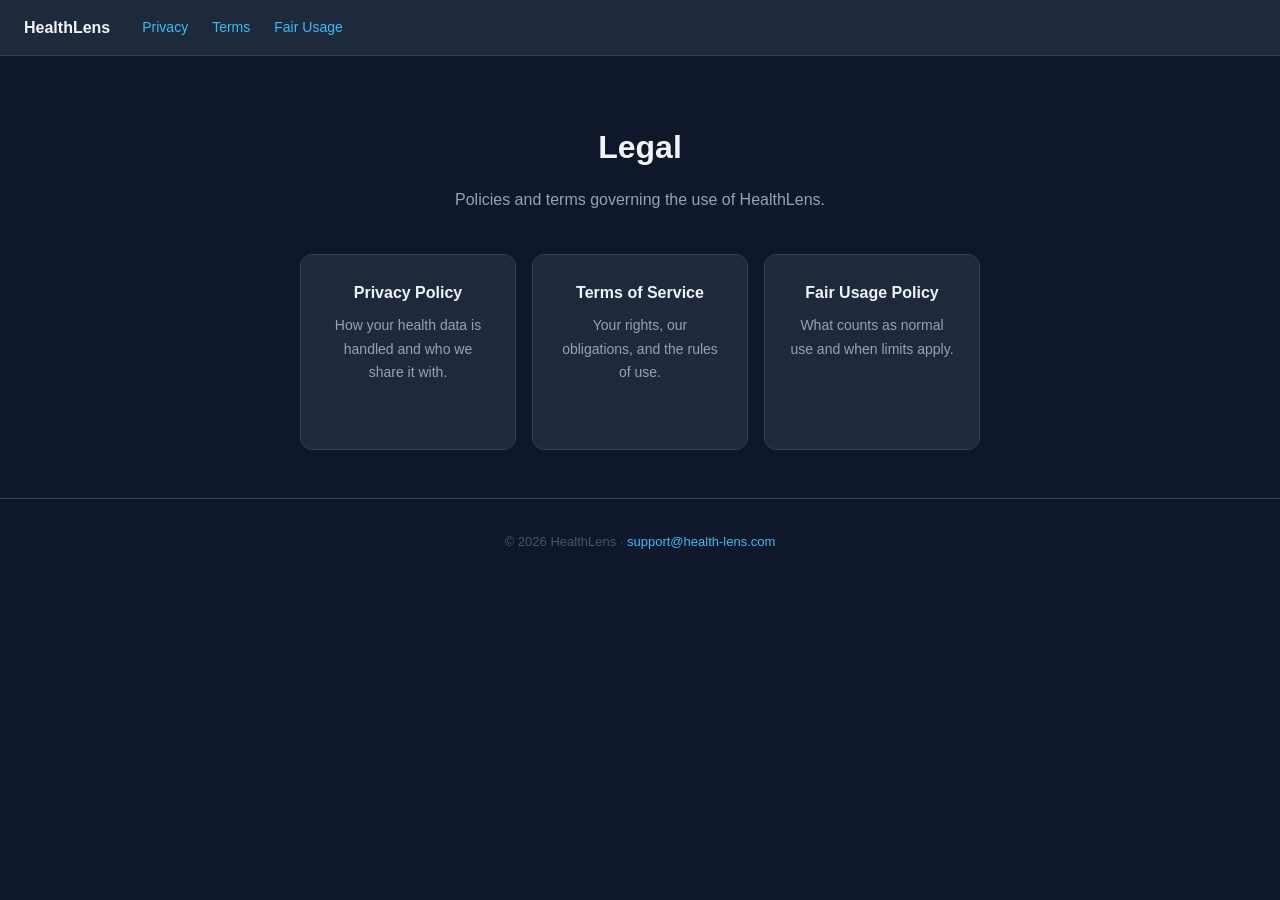
<file: index.html>
﻿<!DOCTYPE html>
<html lang="en">
<head>
  <meta charset="UTF-8">
  <meta name="viewport" content="width=device-width, initial-scale=1.0">
  <title>Legal â€” HealthLens</title>
  <link rel="stylesheet" href="style.css">
</head>
<body>
  <nav>
    <a class="brand" href="/">HealthLens</a>
    <div class="links">
      <a href="privacy.html">Privacy</a>
      <a href="terms.html">Terms</a>
      <a href="fair-usage.html">Fair Usage</a>
    </div>
  </nav>

  <div class="hero">
    <h1>Legal</h1>
    <p>Policies and terms governing the use of HealthLens.</p>
    <div class="card-grid">
      <a class="card" href="privacy.html">
        <h2>Privacy Policy</h2>
        <p>How your health data is handled and who we share it with.</p>
      </a>
      <a class="card" href="terms.html">
        <h2>Terms of Service</h2>
        <p>Your rights, our obligations, and the rules of use.</p>
      </a>
      <a class="card" href="fair-usage.html">
        <h2>Fair Usage Policy</h2>
        <p>What counts as normal use and when limits apply.</p>
      </a>
    </div>
  </div>

  <footer>
    &copy; 2026 HealthLens &middot; <a href="mailto:support@health-lens.com">support@health-lens.com</a>
  </footer>
</body>
</html>
</file>
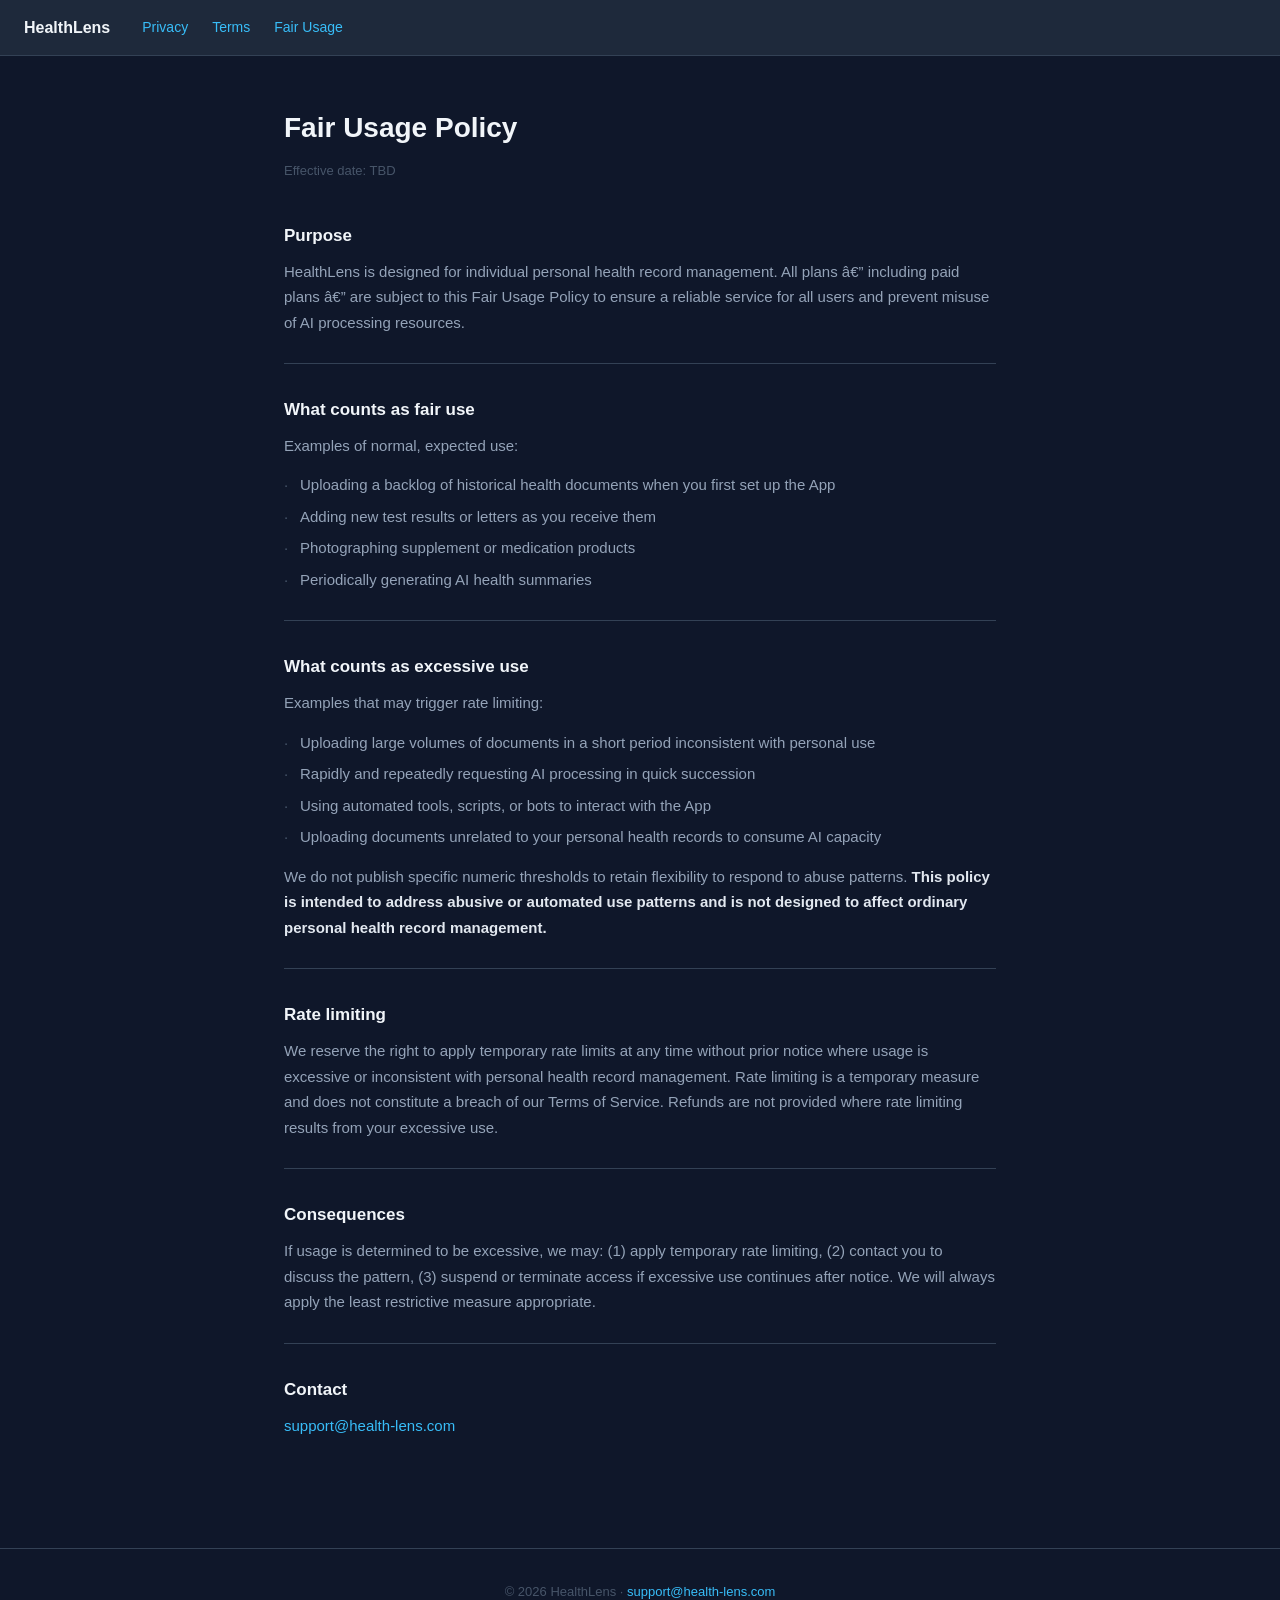
<file: fair-usage.html>
﻿<!DOCTYPE html>
<html lang="en">
<head>
  <meta charset="UTF-8">
  <meta name="viewport" content="width=device-width, initial-scale=1.0">
  <title>Fair Usage Policy â€” HealthLens</title>
  <link rel="stylesheet" href="style.css">
</head>
<body>
  <nav>
    <a class="brand" href="/">HealthLens</a>
    <div class="links">
      <a href="privacy.html">Privacy</a>
      <a href="terms.html">Terms</a>
      <a href="fair-usage.html">Fair Usage</a>
    </div>
  </nav>

  <div class="container">
    <div class="page-header">
      <h1>Fair Usage Policy</h1>
      <p class="meta">Effective date: TBD</p>
    </div>

    <div class="doc">

      <h2>Purpose</h2>
      <p>HealthLens is designed for individual personal health record management. All plans â€” including paid plans â€” are subject to this Fair Usage Policy to ensure a reliable service for all users and prevent misuse of AI processing resources.</p>

      <hr>

      <h2>What counts as fair use</h2>
      <p>Examples of normal, expected use:</p>
      <ul>
        <li>Uploading a backlog of historical health documents when you first set up the App</li>
        <li>Adding new test results or letters as you receive them</li>
        <li>Photographing supplement or medication products</li>
        <li>Periodically generating AI health summaries</li>
      </ul>

      <hr>

      <h2>What counts as excessive use</h2>
      <p>Examples that may trigger rate limiting:</p>
      <ul>
        <li>Uploading large volumes of documents in a short period inconsistent with personal use</li>
        <li>Rapidly and repeatedly requesting AI processing in quick succession</li>
        <li>Using automated tools, scripts, or bots to interact with the App</li>
        <li>Uploading documents unrelated to your personal health records to consume AI capacity</li>
      </ul>
      <p>We do not publish specific numeric thresholds to retain flexibility to respond to abuse patterns. <strong>This policy is intended to address abusive or automated use patterns and is not designed to affect ordinary personal health record management.</strong></p>

      <hr>

      <h2>Rate limiting</h2>
      <p>We reserve the right to apply temporary rate limits at any time without prior notice where usage is excessive or inconsistent with personal health record management. Rate limiting is a temporary measure and does not constitute a breach of our Terms of Service. Refunds are not provided where rate limiting results from your excessive use.</p>

      <hr>

      <h2>Consequences</h2>
      <p>If usage is determined to be excessive, we may: (1) apply temporary rate limiting, (2) contact you to discuss the pattern, (3) suspend or terminate access if excessive use continues after notice. We will always apply the least restrictive measure appropriate.</p>

      <hr>

      <h2>Contact</h2>
      <p><a href="mailto:support@health-lens.com">support@health-lens.com</a></p>

    </div>
  </div>

  <footer>
    &copy; 2026 HealthLens &middot; <a href="mailto:support@health-lens.com">support@health-lens.com</a>
  </footer>
</body>
</html>
</file>
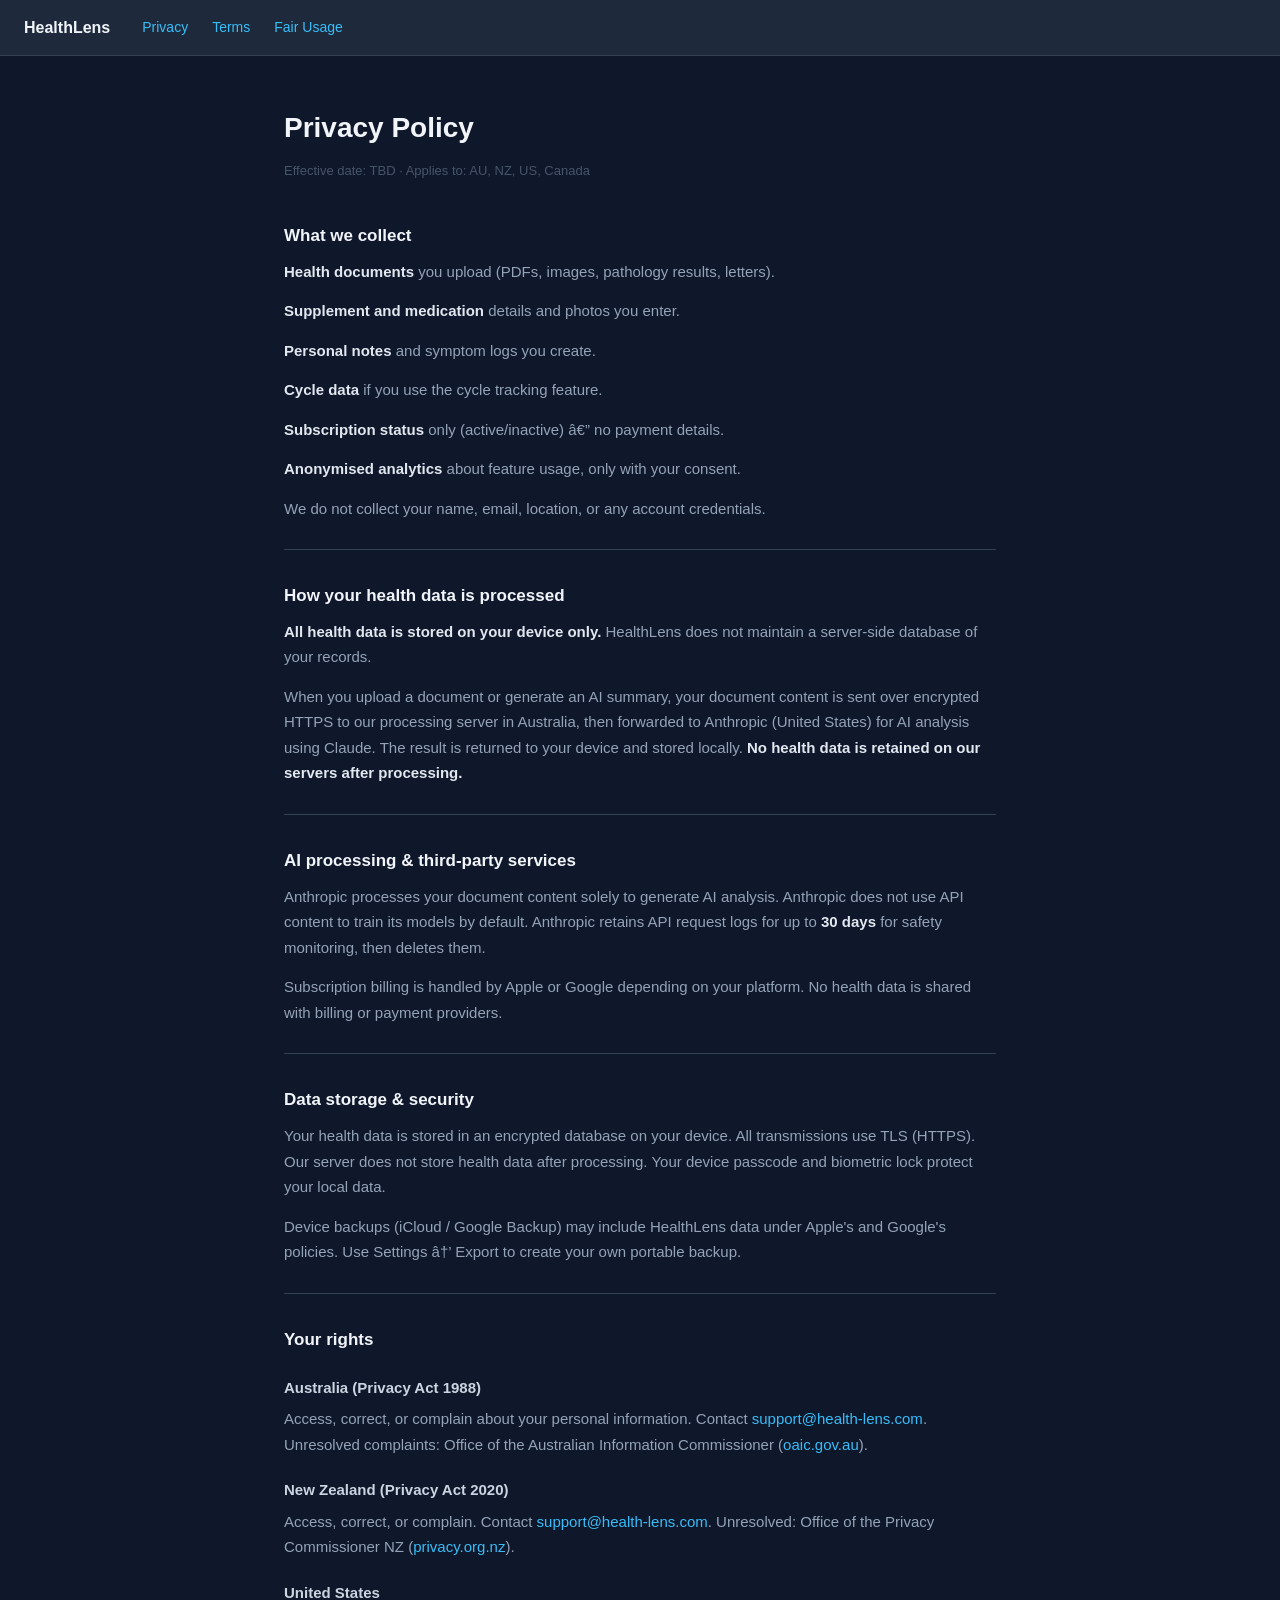
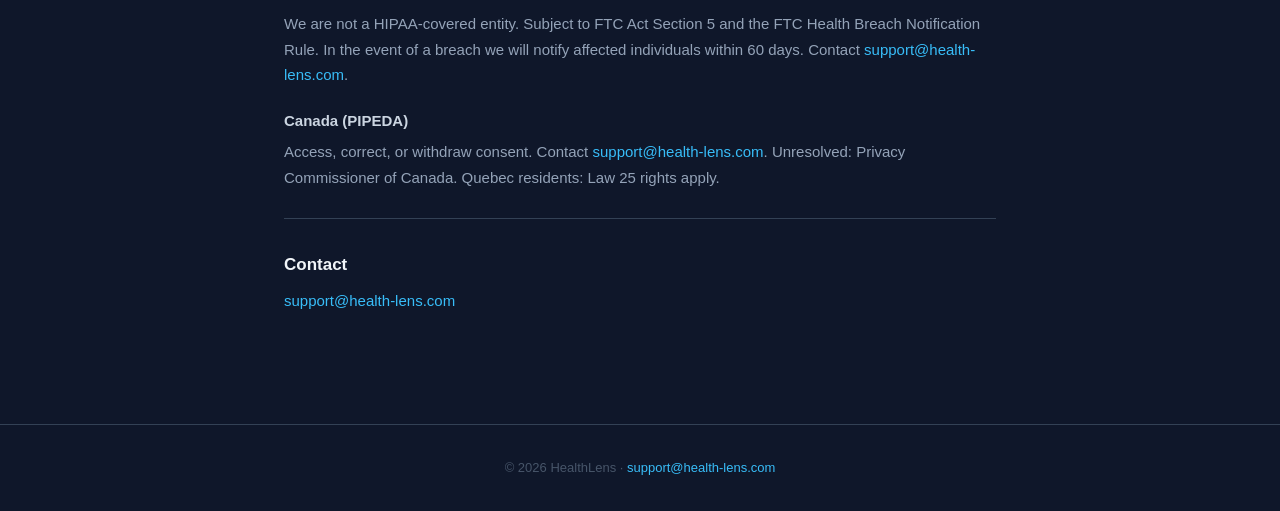
<file: privacy.html>
﻿<!DOCTYPE html>
<html lang="en">
<head>
  <meta charset="UTF-8">
  <meta name="viewport" content="width=device-width, initial-scale=1.0">
  <title>Privacy Policy â€” HealthLens</title>
  <link rel="stylesheet" href="style.css">
</head>
<body>
  <nav>
    <a class="brand" href="/">HealthLens</a>
    <div class="links">
      <a href="privacy.html">Privacy</a>
      <a href="terms.html">Terms</a>
      <a href="fair-usage.html">Fair Usage</a>
    </div>
  </nav>

  <div class="container">
    <div class="page-header">
      <h1>Privacy Policy</h1>
      <p class="meta">Effective date: TBD &middot; Applies to: AU, NZ, US, Canada</p>
    </div>

    <div class="doc">

      <h2>What we collect</h2>
      <p><strong>Health documents</strong> you upload (PDFs, images, pathology results, letters).</p>
      <p><strong>Supplement and medication</strong> details and photos you enter.</p>
      <p><strong>Personal notes</strong> and symptom logs you create.</p>
      <p><strong>Cycle data</strong> if you use the cycle tracking feature.</p>
      <p><strong>Subscription status</strong> only (active/inactive) â€” no payment details.</p>
      <p><strong>Anonymised analytics</strong> about feature usage, only with your consent.</p>
      <p>We do not collect your name, email, location, or any account credentials.</p>

      <hr>

      <h2>How your health data is processed</h2>
      <p><strong>All health data is stored on your device only.</strong> HealthLens does not maintain a server-side database of your records.</p>
      <p>When you upload a document or generate an AI summary, your document content is sent over encrypted HTTPS to our processing server in Australia, then forwarded to Anthropic (United States) for AI analysis using Claude. The result is returned to your device and stored locally. <strong>No health data is retained on our servers after processing.</strong></p>

      <hr>

      <h2>AI processing &amp; third-party services</h2>
      <p>Anthropic processes your document content solely to generate AI analysis. Anthropic does not use API content to train its models by default. Anthropic retains API request logs for up to <strong>30 days</strong> for safety monitoring, then deletes them.</p>
      <p>Subscription billing is handled by Apple or Google depending on your platform. No health data is shared with billing or payment providers.</p>

      <hr>

      <h2>Data storage &amp; security</h2>
      <p>Your health data is stored in an encrypted database on your device. All transmissions use TLS (HTTPS). Our server does not store health data after processing. Your device passcode and biometric lock protect your local data.</p>
      <p>Device backups (iCloud / Google Backup) may include HealthLens data under Apple's and Google's policies. Use Settings â†’ Export to create your own portable backup.</p>

      <hr>

      <h2>Your rights</h2>

      <h3>Australia (Privacy Act 1988)</h3>
      <p>Access, correct, or complain about your personal information. Contact <a href="mailto:support@health-lens.com">support@health-lens.com</a>. Unresolved complaints: Office of the Australian Information Commissioner (<a href="https://www.oaic.gov.au" target="_blank" rel="noopener">oaic.gov.au</a>).</p>

      <h3>New Zealand (Privacy Act 2020)</h3>
      <p>Access, correct, or complain. Contact <a href="mailto:support@health-lens.com">support@health-lens.com</a>. Unresolved: Office of the Privacy Commissioner NZ (<a href="https://www.privacy.org.nz" target="_blank" rel="noopener">privacy.org.nz</a>).</p>

      <h3>United States</h3>
      <p>We are not a HIPAA-covered entity. Subject to FTC Act Section 5 and the FTC Health Breach Notification Rule. In the event of a breach we will notify affected individuals within 60 days. Contact <a href="mailto:support@health-lens.com">support@health-lens.com</a>.</p>

      <h3>Canada (PIPEDA)</h3>
      <p>Access, correct, or withdraw consent. Contact <a href="mailto:support@health-lens.com">support@health-lens.com</a>. Unresolved: Privacy Commissioner of Canada. Quebec residents: Law 25 rights apply.</p>

      <hr>

      <h2>Contact</h2>
      <p><a href="mailto:support@health-lens.com">support@health-lens.com</a></p>

    </div>
  </div>

  <footer>
    &copy; 2026 HealthLens &middot; <a href="mailto:support@health-lens.com">support@health-lens.com</a>
  </footer>
</body>
</html>
</file>
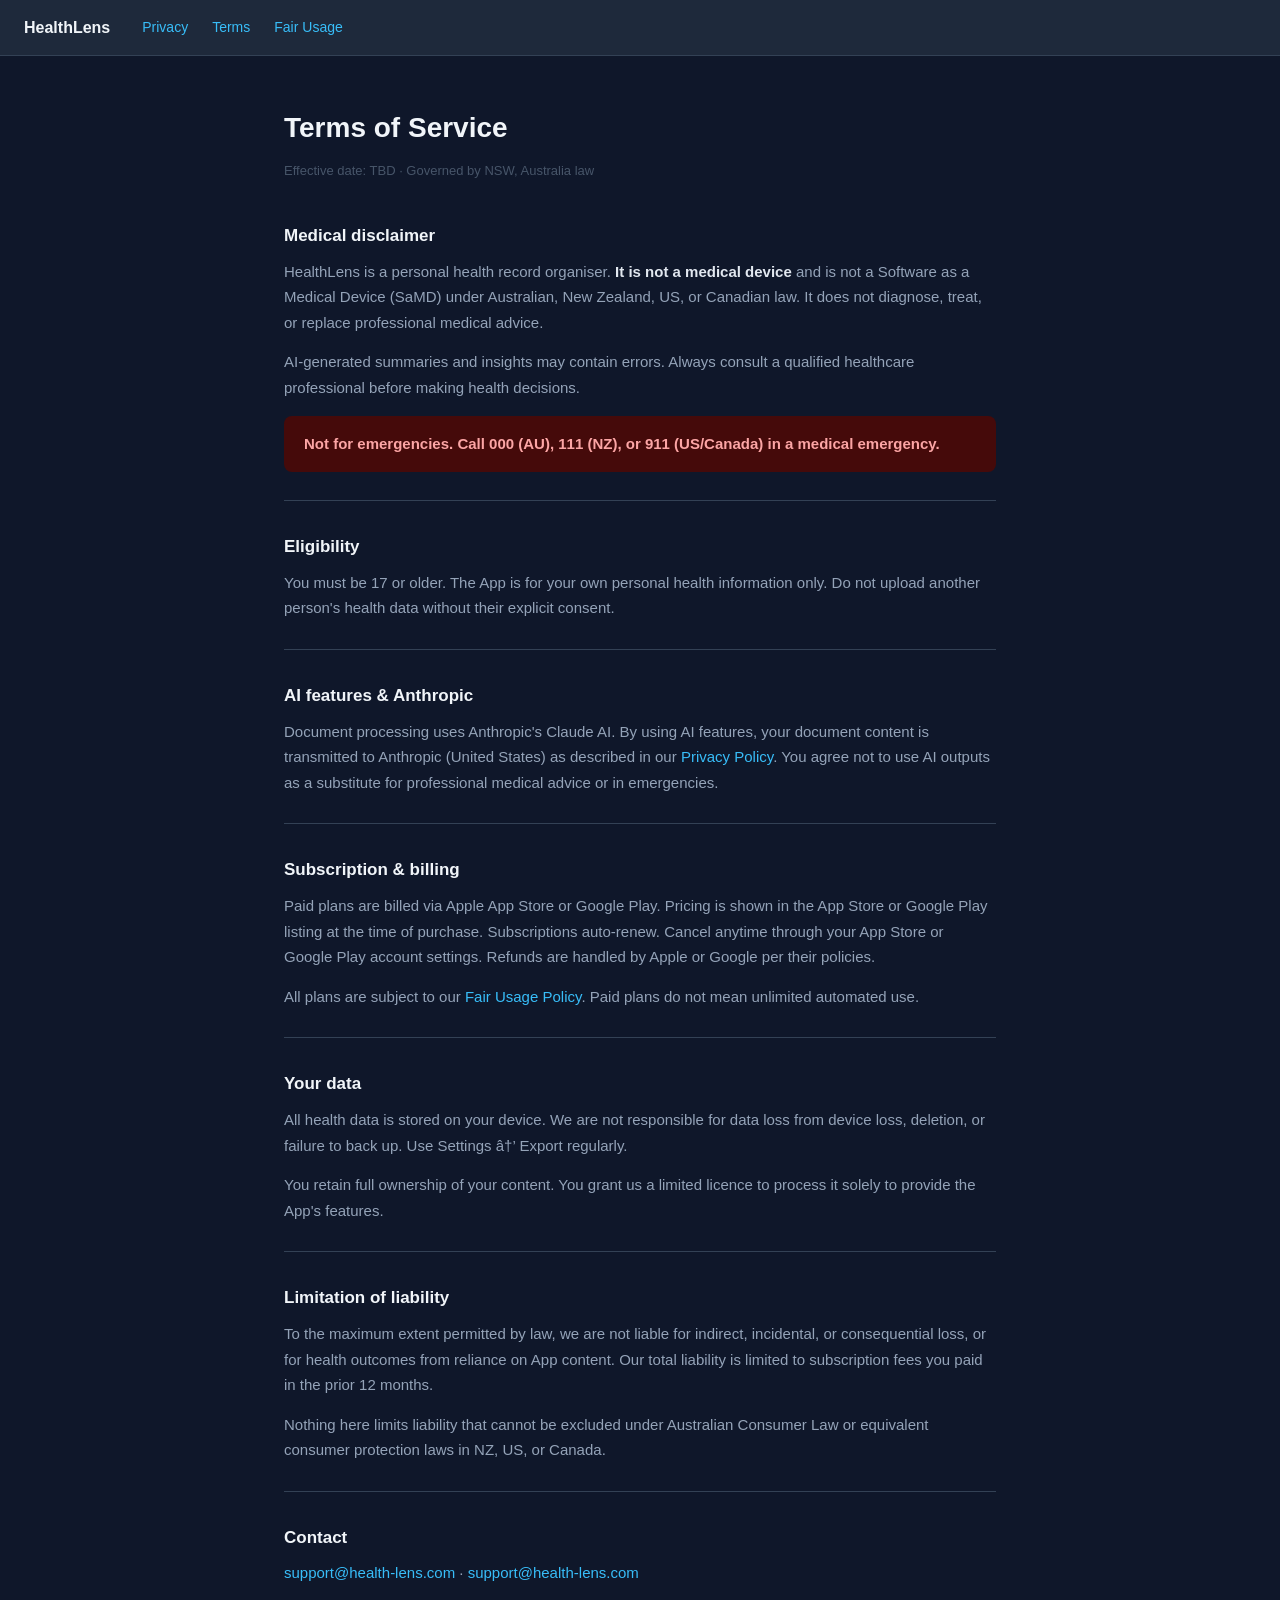
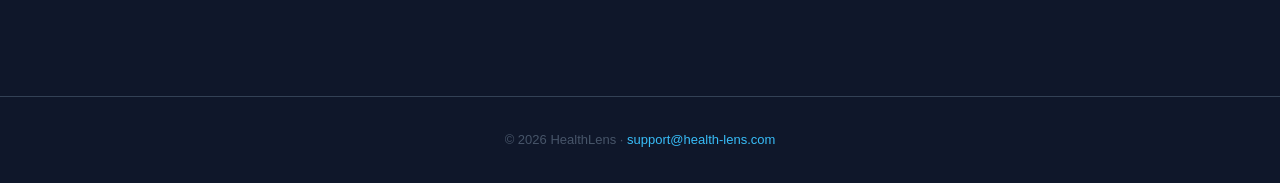
<file: terms.html>
﻿<!DOCTYPE html>
<html lang="en">
<head>
  <meta charset="UTF-8">
  <meta name="viewport" content="width=device-width, initial-scale=1.0">
  <title>Terms of Service â€” HealthLens</title>
  <link rel="stylesheet" href="style.css">
</head>
<body>
  <nav>
    <a class="brand" href="/">HealthLens</a>
    <div class="links">
      <a href="privacy.html">Privacy</a>
      <a href="terms.html">Terms</a>
      <a href="fair-usage.html">Fair Usage</a>
    </div>
  </nav>

  <div class="container">
    <div class="page-header">
      <h1>Terms of Service</h1>
      <p class="meta">Effective date: TBD &middot; Governed by NSW, Australia law</p>
    </div>

    <div class="doc">

      <h2>Medical disclaimer</h2>
      <p>HealthLens is a personal health record organiser. <strong>It is not a medical device</strong> and is not a Software as a Medical Device (SaMD) under Australian, New Zealand, US, or Canadian law. It does not diagnose, treat, or replace professional medical advice.</p>
      <p>AI-generated summaries and insights may contain errors. Always consult a qualified healthcare professional before making health decisions.</p>

      <div class="warn">Not for emergencies. Call 000 (AU), 111 (NZ), or 911 (US/Canada) in a medical emergency.</div>

      <hr>

      <h2>Eligibility</h2>
      <p>You must be 17 or older. The App is for your own personal health information only. Do not upload another person's health data without their explicit consent.</p>

      <hr>

      <h2>AI features &amp; Anthropic</h2>
      <p>Document processing uses Anthropic's Claude AI. By using AI features, your document content is transmitted to Anthropic (United States) as described in our <a href="privacy.html">Privacy Policy</a>. You agree not to use AI outputs as a substitute for professional medical advice or in emergencies.</p>

      <hr>

      <h2>Subscription &amp; billing</h2>
      <p>Paid plans are billed via Apple App Store or Google Play. Pricing is shown in the App Store or Google Play listing at the time of purchase. Subscriptions auto-renew. Cancel anytime through your App Store or Google Play account settings. Refunds are handled by Apple or Google per their policies.</p>
      <p>All plans are subject to our <a href="fair-usage.html">Fair Usage Policy</a>. Paid plans do not mean unlimited automated use.</p>

      <hr>

      <h2>Your data</h2>
      <p>All health data is stored on your device. We are not responsible for data loss from device loss, deletion, or failure to back up. Use Settings â†’ Export regularly.</p>
      <p>You retain full ownership of your content. You grant us a limited licence to process it solely to provide the App's features.</p>

      <hr>

      <h2>Limitation of liability</h2>
      <p>To the maximum extent permitted by law, we are not liable for indirect, incidental, or consequential loss, or for health outcomes from reliance on App content. Our total liability is limited to subscription fees you paid in the prior 12 months.</p>
      <p>Nothing here limits liability that cannot be excluded under Australian Consumer Law or equivalent consumer protection laws in NZ, US, or Canada.</p>

      <hr>

      <h2>Contact</h2>
      <p>
        <a href="mailto:support@health-lens.com">support@health-lens.com</a> &middot;
        <a href="mailto:support@health-lens.com">support@health-lens.com</a>
      </p>

    </div>
  </div>

  <footer>
    &copy; 2026 HealthLens &middot; <a href="mailto:support@health-lens.com">support@health-lens.com</a>
  </footer>
</body>
</html>
</file>
<file: style.css>
*, *::before, *::after { box-sizing: border-box; margin: 0; padding: 0; }

:root {
  --bg:       #0f172a;
  --surface:  #1e293b;
  --border:   #334155;
  --text:     #94a3b8;
  --heading:  #f1f5f9;
  --sub:      #cbd5e1;
  --accent:   #38bdf8;
  --warn-bg:  #450a0a;
  --warn-txt: #fca5a5;
  --meta:     #475569;
}

html { font-size: 16px; }

body {
  background: var(--bg);
  color: var(--text);
  font-family: -apple-system, BlinkMacSystemFont, 'Segoe UI', Roboto, Helvetica, Arial, sans-serif;
  line-height: 1.7;
  min-height: 100vh;
}

a { color: var(--accent); text-decoration: none; }
a:hover { text-decoration: underline; }

/* ── Nav ── */
nav {
  background: var(--surface);
  border-bottom: 1px solid var(--border);
  padding: 0 1.5rem;
  display: flex;
  align-items: center;
  gap: 2rem;
  height: 56px;
}

nav .brand {
  font-weight: 700;
  font-size: 1rem;
  color: var(--heading);
  text-decoration: none;
  flex-shrink: 0;
}

nav .links {
  display: flex;
  gap: 1.5rem;
  font-size: 0.875rem;
}

/* ── Layout ── */
.container {
  max-width: 760px;
  margin: 0 auto;
  padding: 3rem 1.5rem 6rem;
}

/* ── Page header ── */
.page-header { margin-bottom: 2.5rem; }

.page-header h1 {
  font-size: 1.75rem;
  font-weight: 700;
  color: var(--heading);
  margin-bottom: 0.5rem;
}

.meta {
  font-size: 0.8125rem;
  color: var(--meta);
}

/* ── Hero (index only) ── */
.hero {
  text-align: center;
  padding: 4rem 1.5rem 3rem;
}

.hero h1 {
  font-size: 2rem;
  font-weight: 700;
  color: var(--heading);
  margin-bottom: 0.75rem;
}

.hero p {
  color: var(--text);
  max-width: 480px;
  margin: 0 auto 2.5rem;
}

.card-grid {
  display: grid;
  grid-template-columns: repeat(auto-fit, minmax(200px, 1fr));
  gap: 1rem;
  max-width: 680px;
  margin: 0 auto;
}

.card {
  background: var(--surface);
  border: 1px solid var(--border);
  border-radius: 12px;
  padding: 1.5rem;
  text-decoration: none;
  transition: border-color 0.15s;
}

.card:hover { border-color: var(--accent); text-decoration: none; }

.card h2 {
  font-size: 1rem;
  font-weight: 600;
  color: var(--heading);
  margin-bottom: 0.5rem;
}

.card p {
  font-size: 0.875rem;
  color: var(--text);
}

/* ── Document content ── */
.doc h2 {
  font-size: 1.0625rem;
  font-weight: 700;
  color: var(--heading);
  margin-top: 2rem;
  margin-bottom: 0.5rem;
}

.doc h3 {
  font-size: 0.9375rem;
  font-weight: 700;
  color: var(--sub);
  margin-top: 1.25rem;
  margin-bottom: 0.375rem;
}

.doc p {
  margin-bottom: 0.875rem;
  font-size: 0.9375rem;
}

.doc ul {
  list-style: none;
  margin-bottom: 0.875rem;
}

.doc ul li {
  font-size: 0.9375rem;
  padding-left: 1rem;
  margin-bottom: 0.375rem;
  position: relative;
}

.doc ul li::before {
  content: '·';
  position: absolute;
  left: 0;
  color: var(--meta);
}

.doc strong { color: #e2e8f0; font-weight: 600; }

.doc hr {
  border: none;
  border-top: 1px solid var(--border);
  margin: 1.75rem 0;
}

.warn {
  background: var(--warn-bg);
  border-radius: 8px;
  padding: 1rem 1.25rem;
  margin: 1rem 0;
  color: var(--warn-txt);
  font-size: 0.9375rem;
  font-weight: 600;
  line-height: 1.6;
}

/* ── Footer ── */
footer {
  border-top: 1px solid var(--border);
  padding: 2rem 1.5rem;
  text-align: center;
  font-size: 0.8125rem;
  color: var(--meta);
}
</file>
